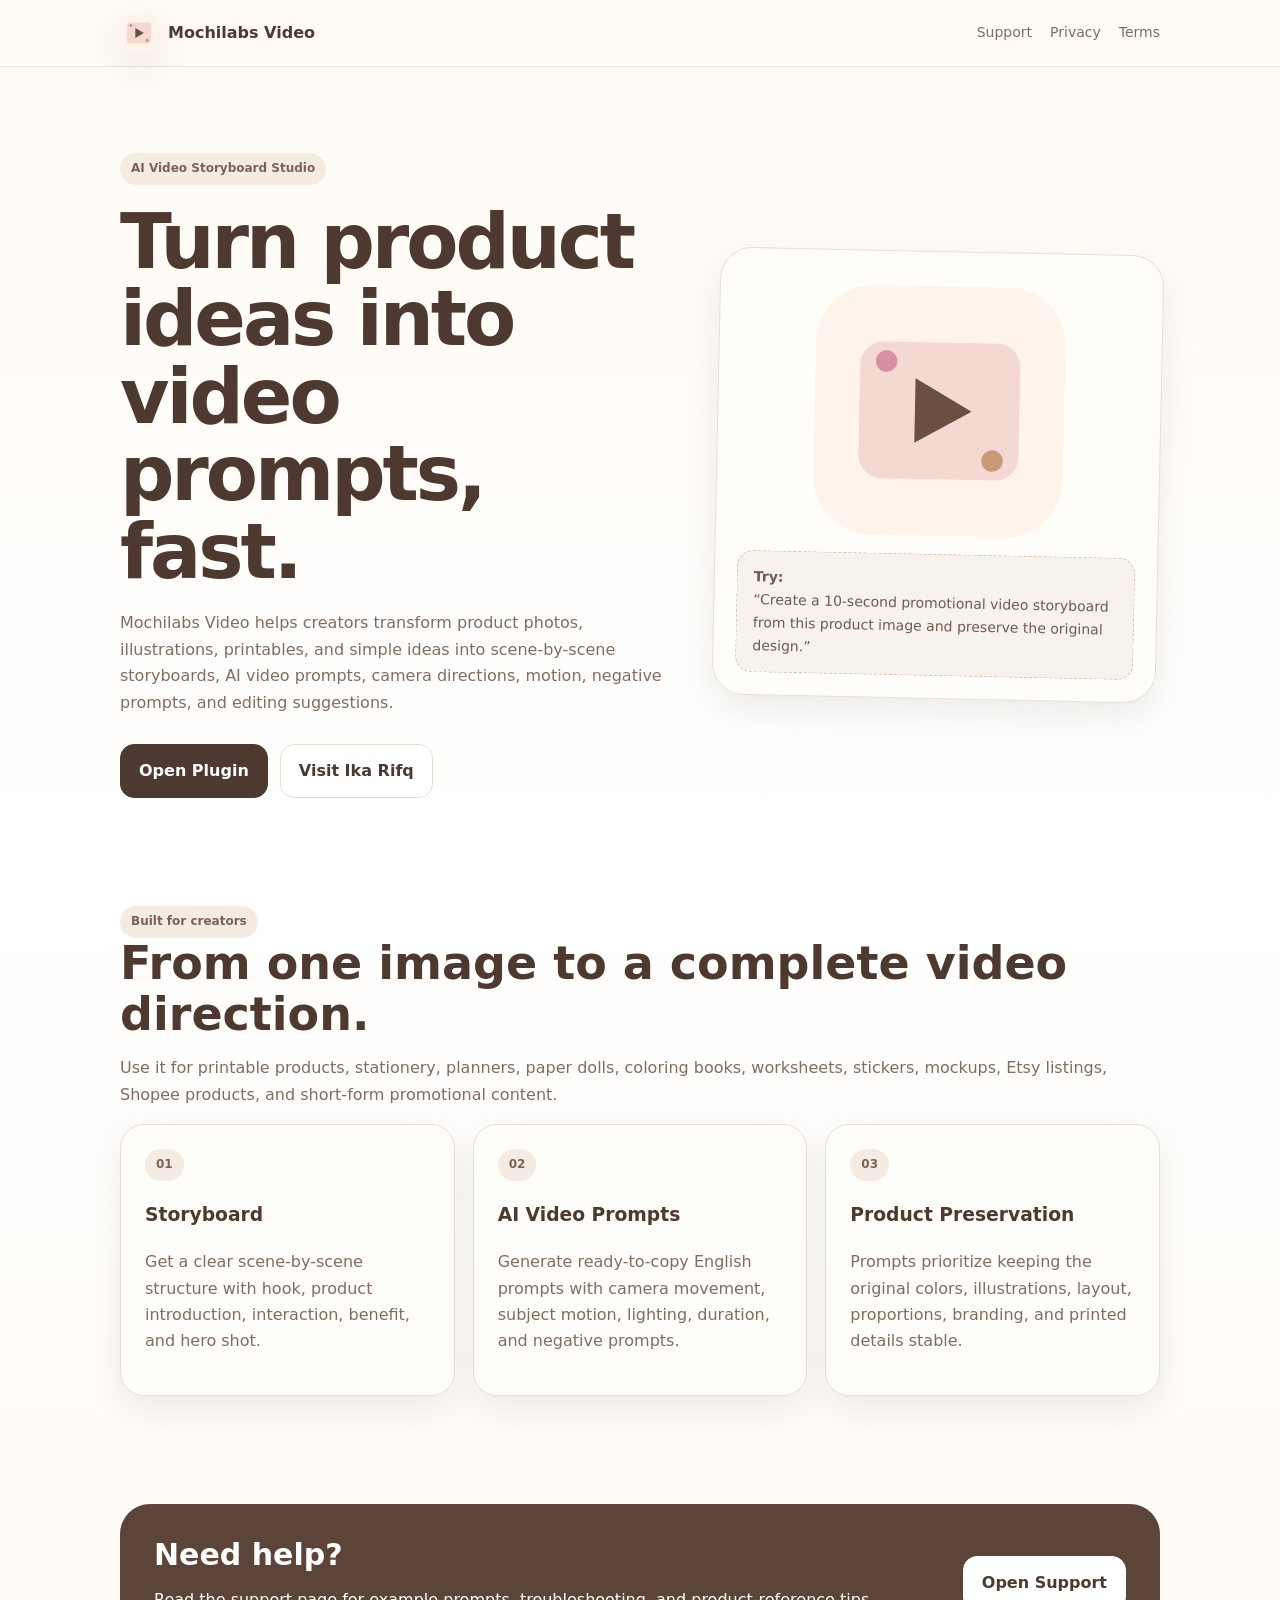
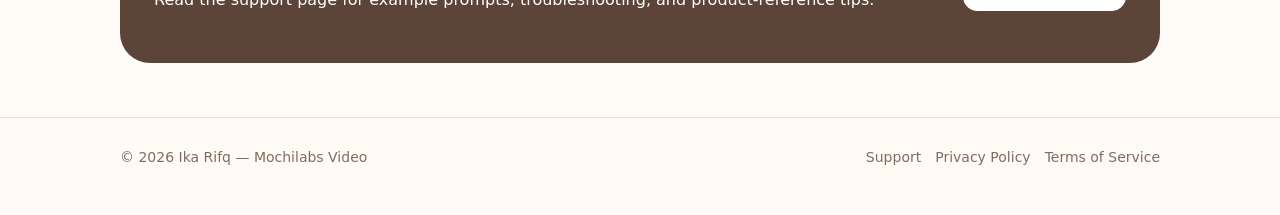
<file: index.html>
<!doctype html><html lang="en"><head><meta charset="utf-8"><meta name="viewport" content="width=device-width,initial-scale=1"><meta name="description" content="Mochilabs Video turns product images and ideas into AI video storyboards and ready-to-use prompts."><title>Mochilabs Video — AI Video Storyboard Studio</title><link rel="icon" href="assets/mochilabs-video.svg"><link rel="stylesheet" href="styles.css"></head><body>
<nav class="nav"><div class="container nav-inner"><a class="brand" href="index.html"><img src="assets/mochilabs-video.svg" alt="Mochilabs Video"><span>Mochilabs Video</span></a><div class="nav-links"><a href="support.html">Support</a><a href="privacy.html">Privacy</a><a href="terms.html">Terms</a></div></div></nav>
<main>
<section class="hero"><div class="container hero-grid"><div><span class="eyebrow">AI Video Storyboard Studio</span><h1>Turn product ideas into video prompts, fast.</h1><p>Mochilabs Video helps creators transform product photos, illustrations, printables, and simple ideas into scene-by-scene storyboards, AI video prompts, camera directions, motion, negative prompts, and editing suggestions.</p><div class="actions"><a class="btn primary" href="https://chatgpt.com/plugins/plugins_6abef3a2cf948191b145ab185e59a262">Open Plugin</a><a class="btn secondary" href="https://lynk.id/ikarifq/">Visit Ika Rifq</a></div></div><div class="mock"><img src="assets/mochilabs-video.svg" alt="Mochilabs Video icon"><div class="prompt"><strong>Try:</strong><br>“Create a 10-second promotional video storyboard from this product image and preserve the original design.”</div></div></div></section>
<section class="section"><div class="container"><span class="pill">Built for creators</span><h2>From one image to a complete video direction.</h2><p class="section-lead">Use it for printable products, stationery, planners, paper dolls, coloring books, worksheets, stickers, mockups, Etsy listings, Shopee products, and short-form promotional content.</p><div class="cards"><article class="card"><span class="pill">01</span><h3>Storyboard</h3><p>Get a clear scene-by-scene structure with hook, product introduction, interaction, benefit, and hero shot.</p></article><article class="card"><span class="pill">02</span><h3>AI Video Prompts</h3><p>Generate ready-to-copy English prompts with camera movement, subject motion, lighting, duration, and negative prompts.</p></article><article class="card"><span class="pill">03</span><h3>Product Preservation</h3><p>Prompts prioritize keeping the original colors, illustrations, layout, proportions, branding, and printed details stable.</p></article></div></div></section>
<section class="section"><div class="container"><div class="callout"><div><h2 style="margin:0;font-size:30px">Need help?</h2><p>Read the support page for example prompts, troubleshooting, and product-reference tips.</p></div><a class="btn" href="support.html">Open Support</a></div></div></section>
</main>
<footer><div class="container footer-grid"><span>© 2026 Ika Rifq — Mochilabs Video</span><div class="footer-links"><a href="support.html">Support</a><a href="privacy.html">Privacy Policy</a><a href="terms.html">Terms of Service</a></div></div></footer>
</body></html>
</file>
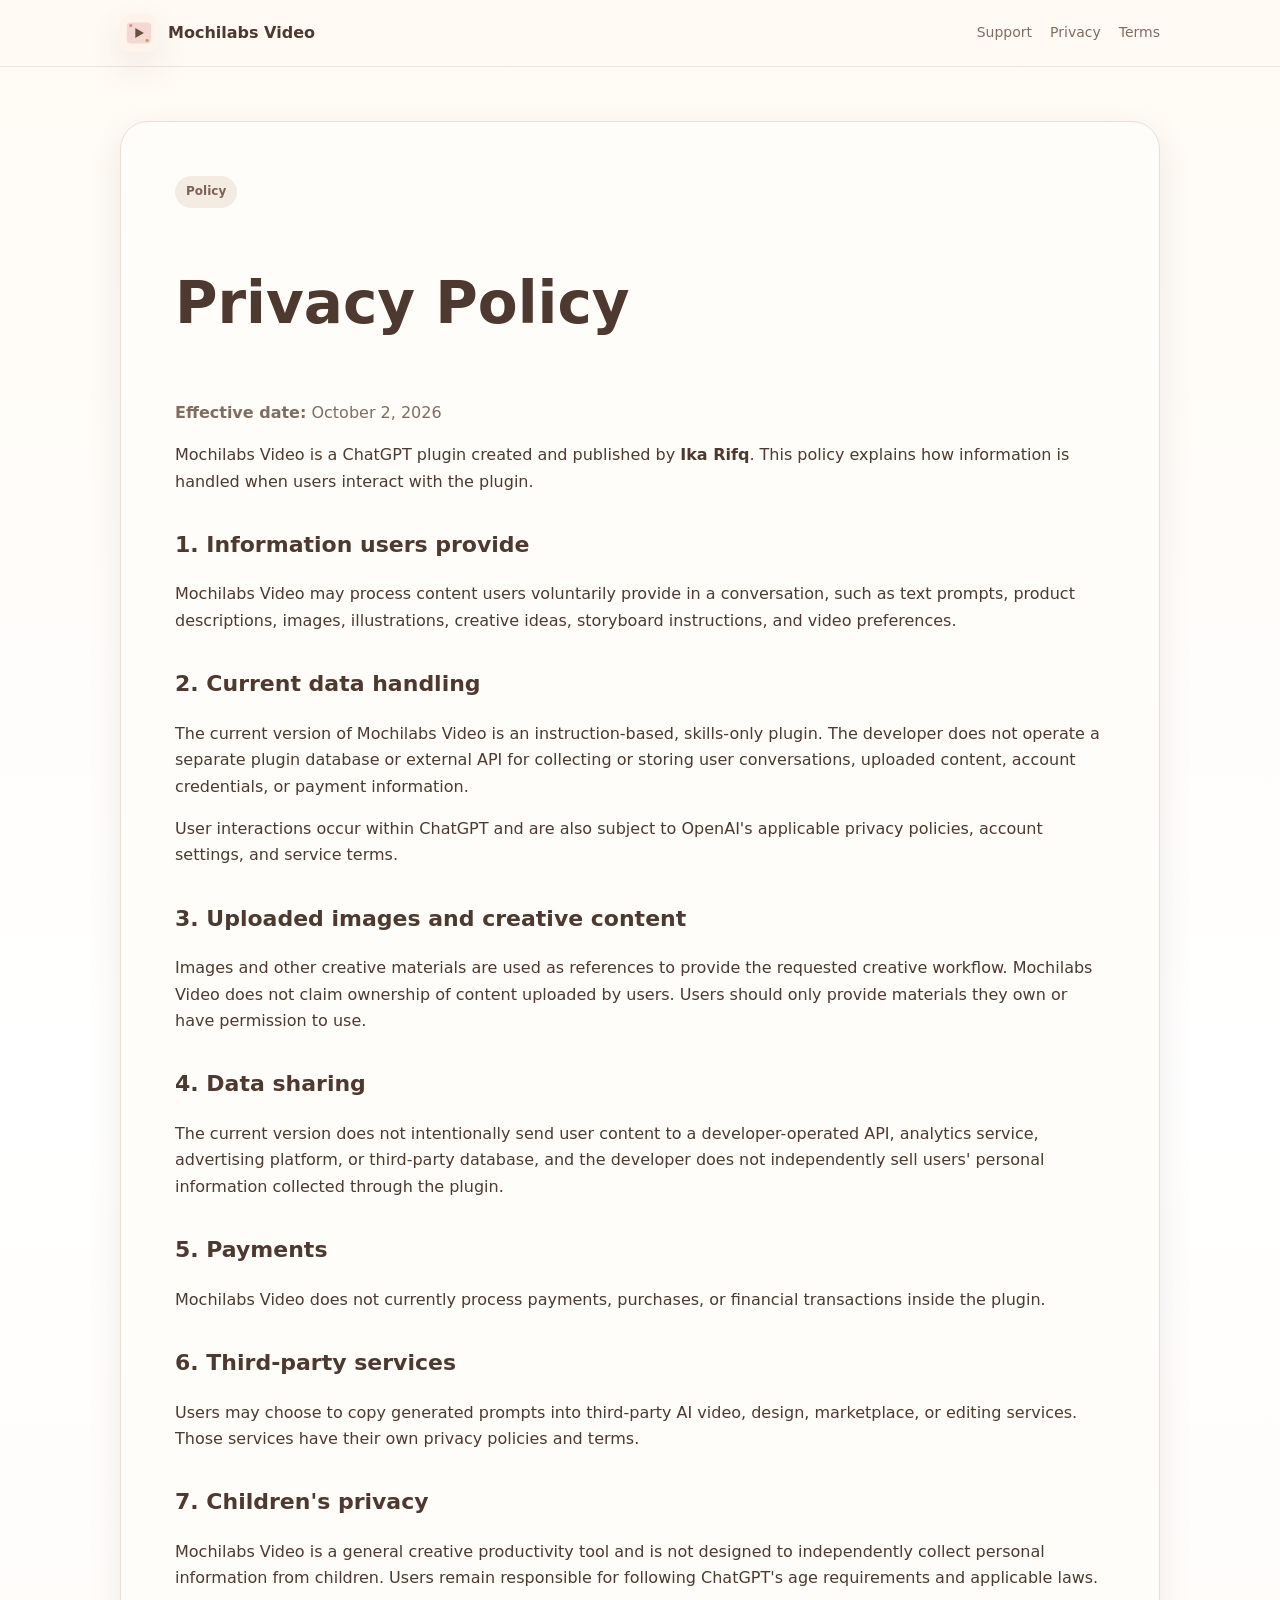
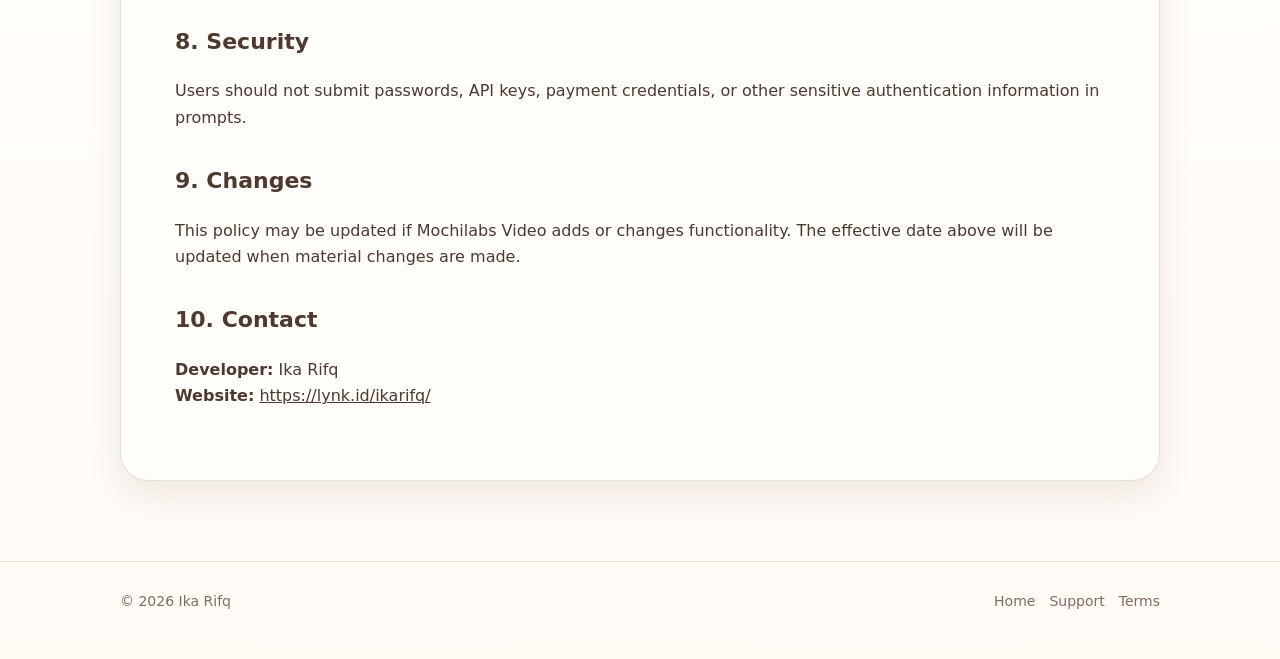
<file: privacy.html>
<!doctype html><html lang="en"><head><meta charset="utf-8"><meta name="viewport" content="width=device-width,initial-scale=1"><title>Privacy Policy — Mochilabs Video</title><link rel="icon" href="assets/mochilabs-video.svg"><link rel="stylesheet" href="styles.css"></head><body>
<nav class="nav"><div class="container nav-inner"><a class="brand" href="index.html"><img src="assets/mochilabs-video.svg" alt=""><span>Mochilabs Video</span></a><div class="nav-links"><a href="support.html">Support</a><a href="privacy.html">Privacy</a><a href="terms.html">Terms</a></div></div></nav>
<main class="legal"><div class="container"><article class="content"><span class="pill">Policy</span><h1>Privacy Policy</h1><p class="meta"><strong>Effective date:</strong> October 2, 2026</p><p>Mochilabs Video is a ChatGPT plugin created and published by <strong>Ika Rifq</strong>. This policy explains how information is handled when users interact with the plugin.</p>
<h2>1. Information users provide</h2><p>Mochilabs Video may process content users voluntarily provide in a conversation, such as text prompts, product descriptions, images, illustrations, creative ideas, storyboard instructions, and video preferences.</p>
<h2>2. Current data handling</h2><p>The current version of Mochilabs Video is an instruction-based, skills-only plugin. The developer does not operate a separate plugin database or external API for collecting or storing user conversations, uploaded content, account credentials, or payment information.</p><p>User interactions occur within ChatGPT and are also subject to OpenAI's applicable privacy policies, account settings, and service terms.</p>
<h2>3. Uploaded images and creative content</h2><p>Images and other creative materials are used as references to provide the requested creative workflow. Mochilabs Video does not claim ownership of content uploaded by users. Users should only provide materials they own or have permission to use.</p>
<h2>4. Data sharing</h2><p>The current version does not intentionally send user content to a developer-operated API, analytics service, advertising platform, or third-party database, and the developer does not independently sell users' personal information collected through the plugin.</p>
<h2>5. Payments</h2><p>Mochilabs Video does not currently process payments, purchases, or financial transactions inside the plugin.</p>
<h2>6. Third-party services</h2><p>Users may choose to copy generated prompts into third-party AI video, design, marketplace, or editing services. Those services have their own privacy policies and terms.</p>
<h2>7. Children's privacy</h2><p>Mochilabs Video is a general creative productivity tool and is not designed to independently collect personal information from children. Users remain responsible for following ChatGPT's age requirements and applicable laws.</p>
<h2>8. Security</h2><p>Users should not submit passwords, API keys, payment credentials, or other sensitive authentication information in prompts.</p>
<h2>9. Changes</h2><p>This policy may be updated if Mochilabs Video adds or changes functionality. The effective date above will be updated when material changes are made.</p>
<h2>10. Contact</h2><p><strong>Developer:</strong> Ika Rifq<br><strong>Website:</strong> <a href="https://lynk.id/ikarifq/">https://lynk.id/ikarifq/</a></p></article></div></main>
<footer><div class="container footer-grid"><span>© 2026 Ika Rifq</span><div class="footer-links"><a href="index.html">Home</a><a href="support.html">Support</a><a href="terms.html">Terms</a></div></div></footer></body></html>
</file>
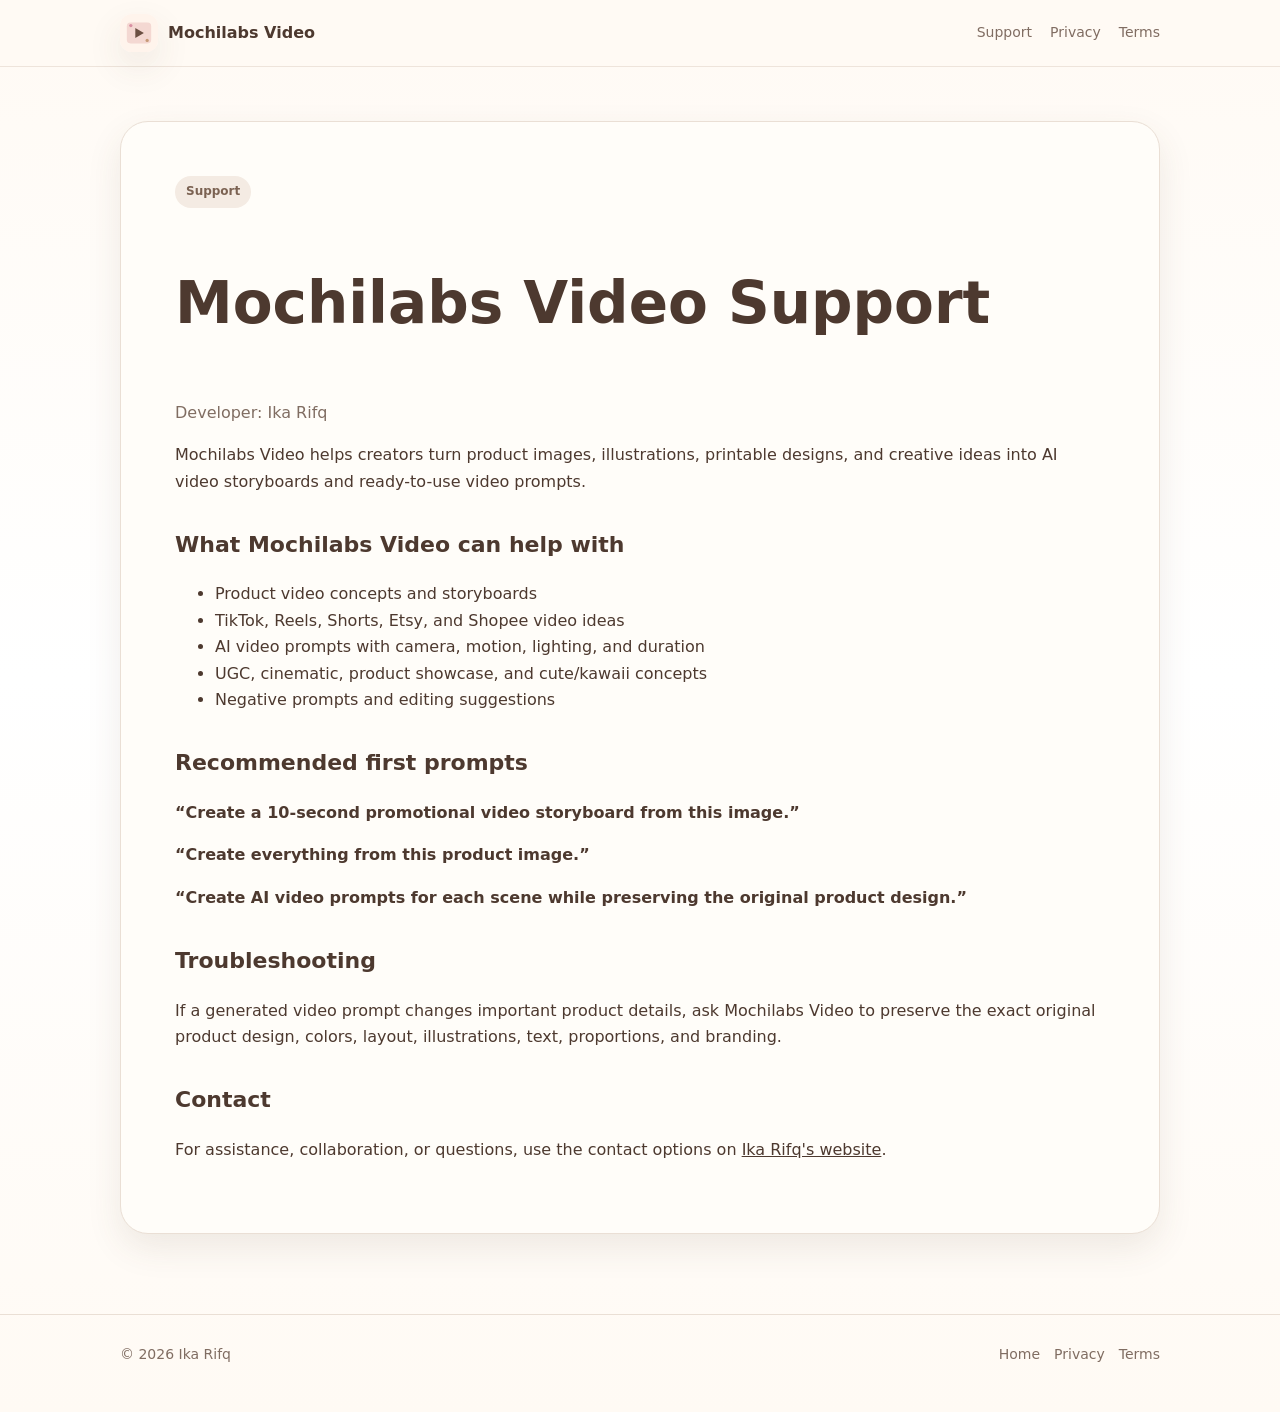
<file: support.html>
<!doctype html><html lang="en"><head><meta charset="utf-8"><meta name="viewport" content="width=device-width,initial-scale=1"><title>Support — Mochilabs Video</title><link rel="icon" href="assets/mochilabs-video.svg"><link rel="stylesheet" href="styles.css"></head><body>
<nav class="nav"><div class="container nav-inner"><a class="brand" href="index.html"><img src="assets/mochilabs-video.svg" alt=""><span>Mochilabs Video</span></a><div class="nav-links"><a href="support.html">Support</a><a href="privacy.html">Privacy</a><a href="terms.html">Terms</a></div></div></nav>
<main class="legal"><div class="container"><article class="content"><span class="pill">Support</span><h1>Mochilabs Video Support</h1><p class="meta">Developer: Ika Rifq</p><p>Mochilabs Video helps creators turn product images, illustrations, printable designs, and creative ideas into AI video storyboards and ready-to-use video prompts.</p>
<h2>What Mochilabs Video can help with</h2><ul><li>Product video concepts and storyboards</li><li>TikTok, Reels, Shorts, Etsy, and Shopee video ideas</li><li>AI video prompts with camera, motion, lighting, and duration</li><li>UGC, cinematic, product showcase, and cute/kawaii concepts</li><li>Negative prompts and editing suggestions</li></ul>
<h2>Recommended first prompts</h2><p><strong>“Create a 10-second promotional video storyboard from this image.”</strong></p><p><strong>“Create everything from this product image.”</strong></p><p><strong>“Create AI video prompts for each scene while preserving the original product design.”</strong></p>
<h2>Troubleshooting</h2><p>If a generated video prompt changes important product details, ask Mochilabs Video to preserve the exact original product design, colors, layout, illustrations, text, proportions, and branding.</p>
<h2>Contact</h2><p>For assistance, collaboration, or questions, use the contact options on <a href="https://lynk.id/ikarifq/">Ika Rifq's website</a>.</p></article></div></main>
<footer><div class="container footer-grid"><span>© 2026 Ika Rifq</span><div class="footer-links"><a href="index.html">Home</a><a href="privacy.html">Privacy</a><a href="terms.html">Terms</a></div></div></footer></body></html>
</file>
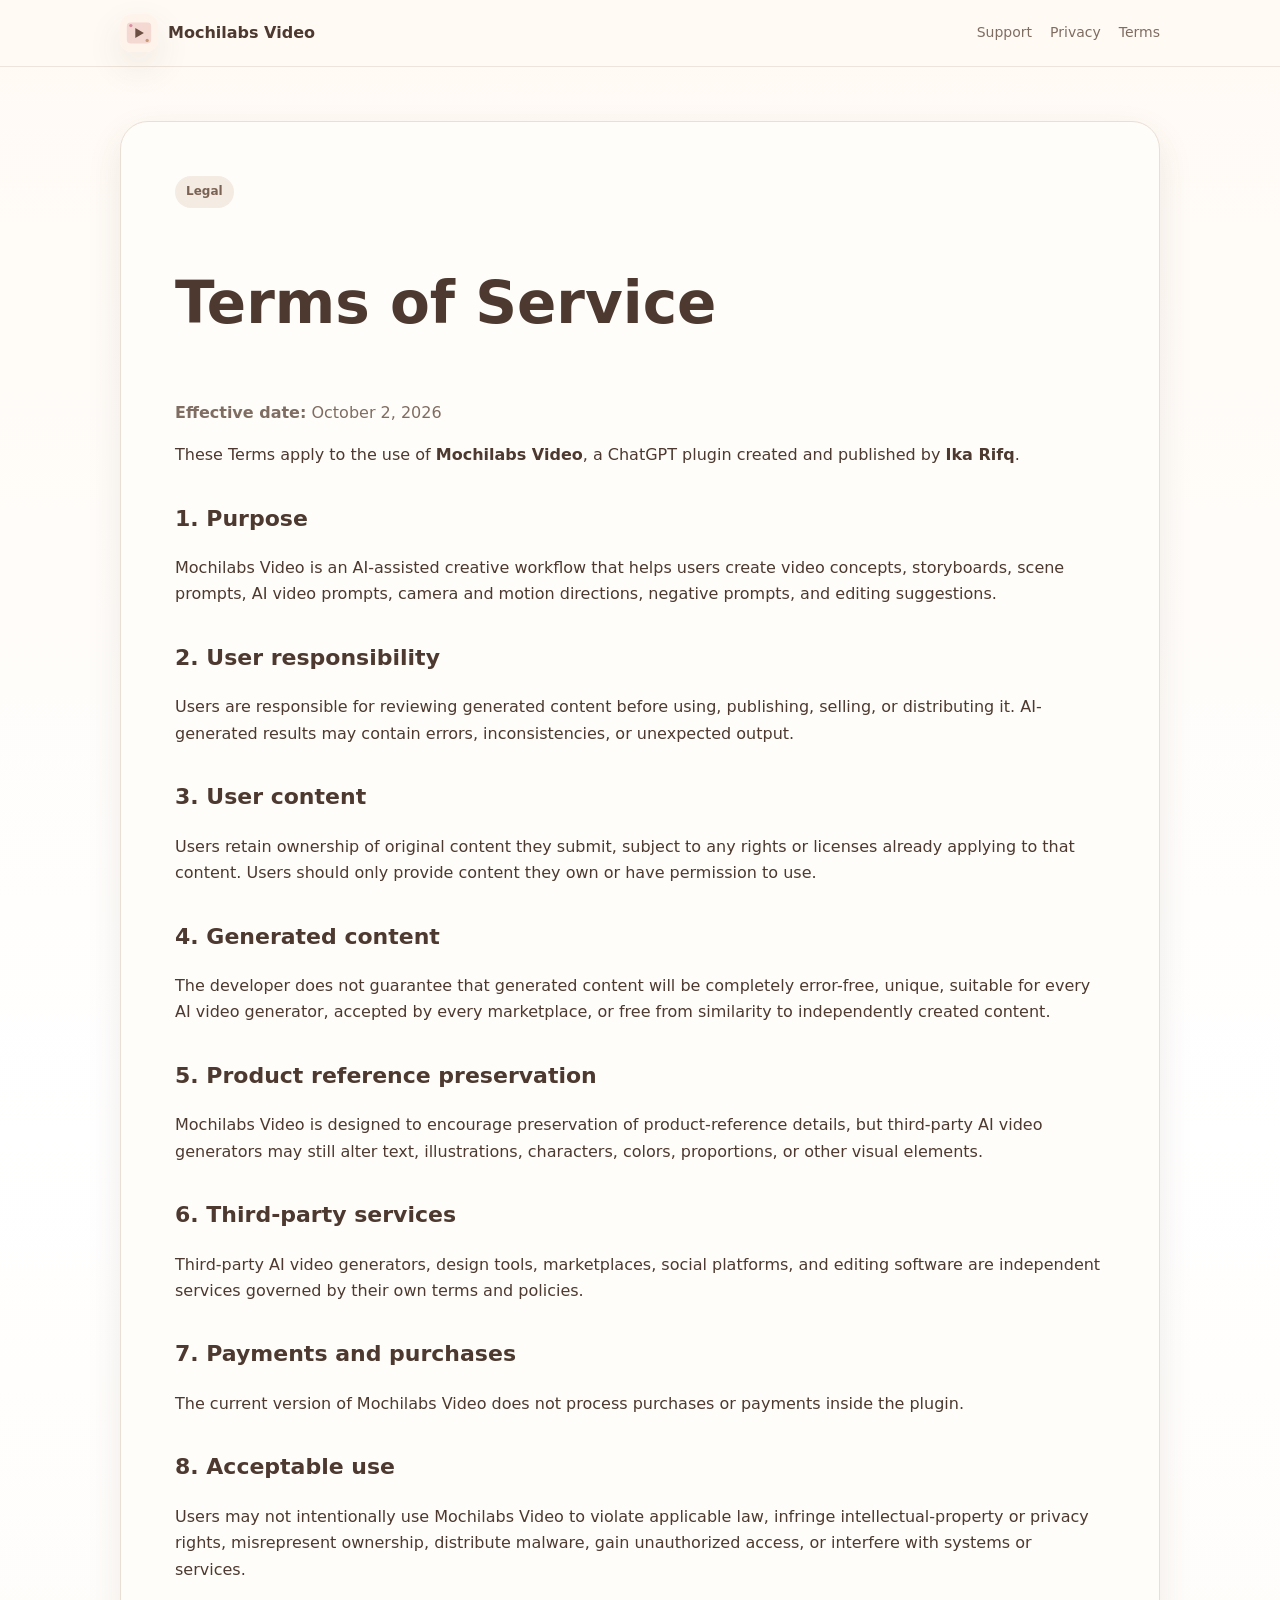
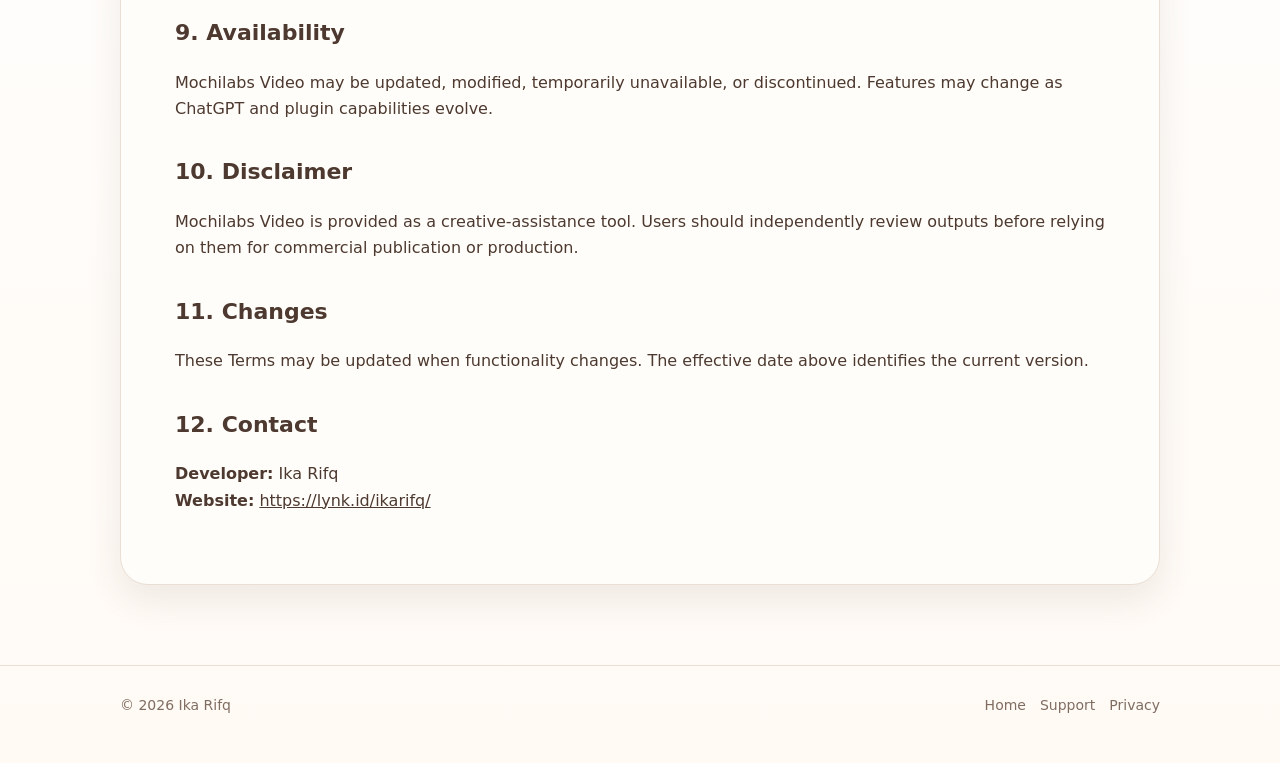
<file: terms.html>
<!doctype html><html lang="en"><head><meta charset="utf-8"><meta name="viewport" content="width=device-width,initial-scale=1"><title>Terms of Service — Mochilabs Video</title><link rel="icon" href="assets/mochilabs-video.svg"><link rel="stylesheet" href="styles.css"></head><body>
<nav class="nav"><div class="container nav-inner"><a class="brand" href="index.html"><img src="assets/mochilabs-video.svg" alt=""><span>Mochilabs Video</span></a><div class="nav-links"><a href="support.html">Support</a><a href="privacy.html">Privacy</a><a href="terms.html">Terms</a></div></div></nav>
<main class="legal"><div class="container"><article class="content"><span class="pill">Legal</span><h1>Terms of Service</h1><p class="meta"><strong>Effective date:</strong> October 2, 2026</p><p>These Terms apply to the use of <strong>Mochilabs Video</strong>, a ChatGPT plugin created and published by <strong>Ika Rifq</strong>.</p>
<h2>1. Purpose</h2><p>Mochilabs Video is an AI-assisted creative workflow that helps users create video concepts, storyboards, scene prompts, AI video prompts, camera and motion directions, negative prompts, and editing suggestions.</p>
<h2>2. User responsibility</h2><p>Users are responsible for reviewing generated content before using, publishing, selling, or distributing it. AI-generated results may contain errors, inconsistencies, or unexpected output.</p>
<h2>3. User content</h2><p>Users retain ownership of original content they submit, subject to any rights or licenses already applying to that content. Users should only provide content they own or have permission to use.</p>
<h2>4. Generated content</h2><p>The developer does not guarantee that generated content will be completely error-free, unique, suitable for every AI video generator, accepted by every marketplace, or free from similarity to independently created content.</p>
<h2>5. Product reference preservation</h2><p>Mochilabs Video is designed to encourage preservation of product-reference details, but third-party AI video generators may still alter text, illustrations, characters, colors, proportions, or other visual elements.</p>
<h2>6. Third-party services</h2><p>Third-party AI video generators, design tools, marketplaces, social platforms, and editing software are independent services governed by their own terms and policies.</p>
<h2>7. Payments and purchases</h2><p>The current version of Mochilabs Video does not process purchases or payments inside the plugin.</p>
<h2>8. Acceptable use</h2><p>Users may not intentionally use Mochilabs Video to violate applicable law, infringe intellectual-property or privacy rights, misrepresent ownership, distribute malware, gain unauthorized access, or interfere with systems or services.</p>
<h2>9. Availability</h2><p>Mochilabs Video may be updated, modified, temporarily unavailable, or discontinued. Features may change as ChatGPT and plugin capabilities evolve.</p>
<h2>10. Disclaimer</h2><p>Mochilabs Video is provided as a creative-assistance tool. Users should independently review outputs before relying on them for commercial publication or production.</p>
<h2>11. Changes</h2><p>These Terms may be updated when functionality changes. The effective date above identifies the current version.</p>
<h2>12. Contact</h2><p><strong>Developer:</strong> Ika Rifq<br><strong>Website:</strong> <a href="https://lynk.id/ikarifq/">https://lynk.id/ikarifq/</a></p></article></div></main>
<footer><div class="container footer-grid"><span>© 2026 Ika Rifq</span><div class="footer-links"><a href="index.html">Home</a><a href="support.html">Support</a><a href="privacy.html">Privacy</a></div></div></footer></body></html>
</file>
<file: styles.css>
:root{--bg:#fffaf4;--panel:#fffdf9;--text:#4d392f;--muted:#806d62;--accent:#d98fa2;--line:#eadfd5;--shadow:0 14px 35px rgba(93,65,48,.10);--radius:24px}*{box-sizing:border-box}html{scroll-behavior:smooth}body{margin:0;font-family:Inter,ui-sans-serif,system-ui,-apple-system,BlinkMacSystemFont,"Segoe UI",sans-serif;background:linear-gradient(180deg,#fffaf4 0%,#fff 48%,#fffaf4 100%);color:var(--text);line-height:1.65}a{color:inherit}.container{width:min(1040px,calc(100% - 32px));margin:auto}.nav{position:sticky;top:0;z-index:20;background:rgba(255,250,244,.88);backdrop-filter:blur(16px);border-bottom:1px solid rgba(234,223,213,.8)}.nav-inner{display:flex;align-items:center;justify-content:space-between;gap:20px;padding:14px 0}.brand{display:flex;align-items:center;gap:10px;font-weight:800;text-decoration:none}.brand img{width:38px;height:38px;border-radius:12px;box-shadow:var(--shadow)}.nav-links{display:flex;gap:18px;flex-wrap:wrap;font-size:14px;color:var(--muted)}.nav-links a{text-decoration:none}.hero{padding:86px 0 54px}.hero-grid{display:grid;grid-template-columns:1.1fr .9fr;gap:54px;align-items:center}.eyebrow,.pill{display:inline-block;padding:6px 11px;border-radius:999px;background:#f4ebe3;color:#7b6252;font-size:12px;font-weight:700}.hero h1{font-size:clamp(42px,7vw,76px);line-height:1.02;margin:18px 0 20px;letter-spacing:-.04em}.hero p,.section-lead,.card p,.meta{color:var(--muted)}.actions{display:flex;gap:12px;flex-wrap:wrap;margin-top:28px}.btn{display:inline-flex;align-items:center;justify-content:center;padding:13px 18px;border-radius:14px;text-decoration:none;font-weight:750;border:1px solid var(--line)}.btn.primary{background:var(--text);color:white;border-color:var(--text)}.btn.secondary{background:white}.mock,.content,.card{background:var(--panel);border:1px solid var(--line);box-shadow:var(--shadow)}.mock{border-radius:32px;padding:22px;transform:rotate(1.2deg)}.mock img{display:block;width:100%;max-width:250px;margin:12px auto 18px;border-radius:28px}.prompt{background:#f8f2ec;border:1px dashed #d8c2b2;padding:14px 16px;border-radius:16px;font-size:14px;color:#705a4d}.section{padding:54px 0}.section h2{font-size:clamp(30px,4vw,46px);line-height:1.1;margin:0 0 14px}.cards{display:grid;grid-template-columns:repeat(3,1fr);gap:18px}.card{border-radius:var(--radius);padding:24px}.callout{background:#5c4438;color:#fff;border-radius:30px;padding:34px;display:flex;justify-content:space-between;gap:24px;align-items:center}.callout .btn{background:#fff;color:#4d392f;border-color:#fff}.legal{padding:54px 0 80px}.content{border-radius:28px;padding:clamp(24px,5vw,54px)}.legal h1{font-size:clamp(36px,6vw,58px)}.legal h2{margin-top:32px;font-size:22px}footer{border-top:1px solid var(--line);padding:28px 0 46px;color:var(--muted);font-size:14px}.footer-grid{display:flex;justify-content:space-between;gap:20px;flex-wrap:wrap}.footer-links{display:flex;gap:14px;flex-wrap:wrap}.footer-links a{text-decoration:none}@media(max-width:780px){.hero{padding-top:56px}.hero-grid{grid-template-columns:1fr;gap:28px}.mock{transform:none}.cards{grid-template-columns:1fr}.callout{align-items:flex-start;flex-direction:column}}
</file>
